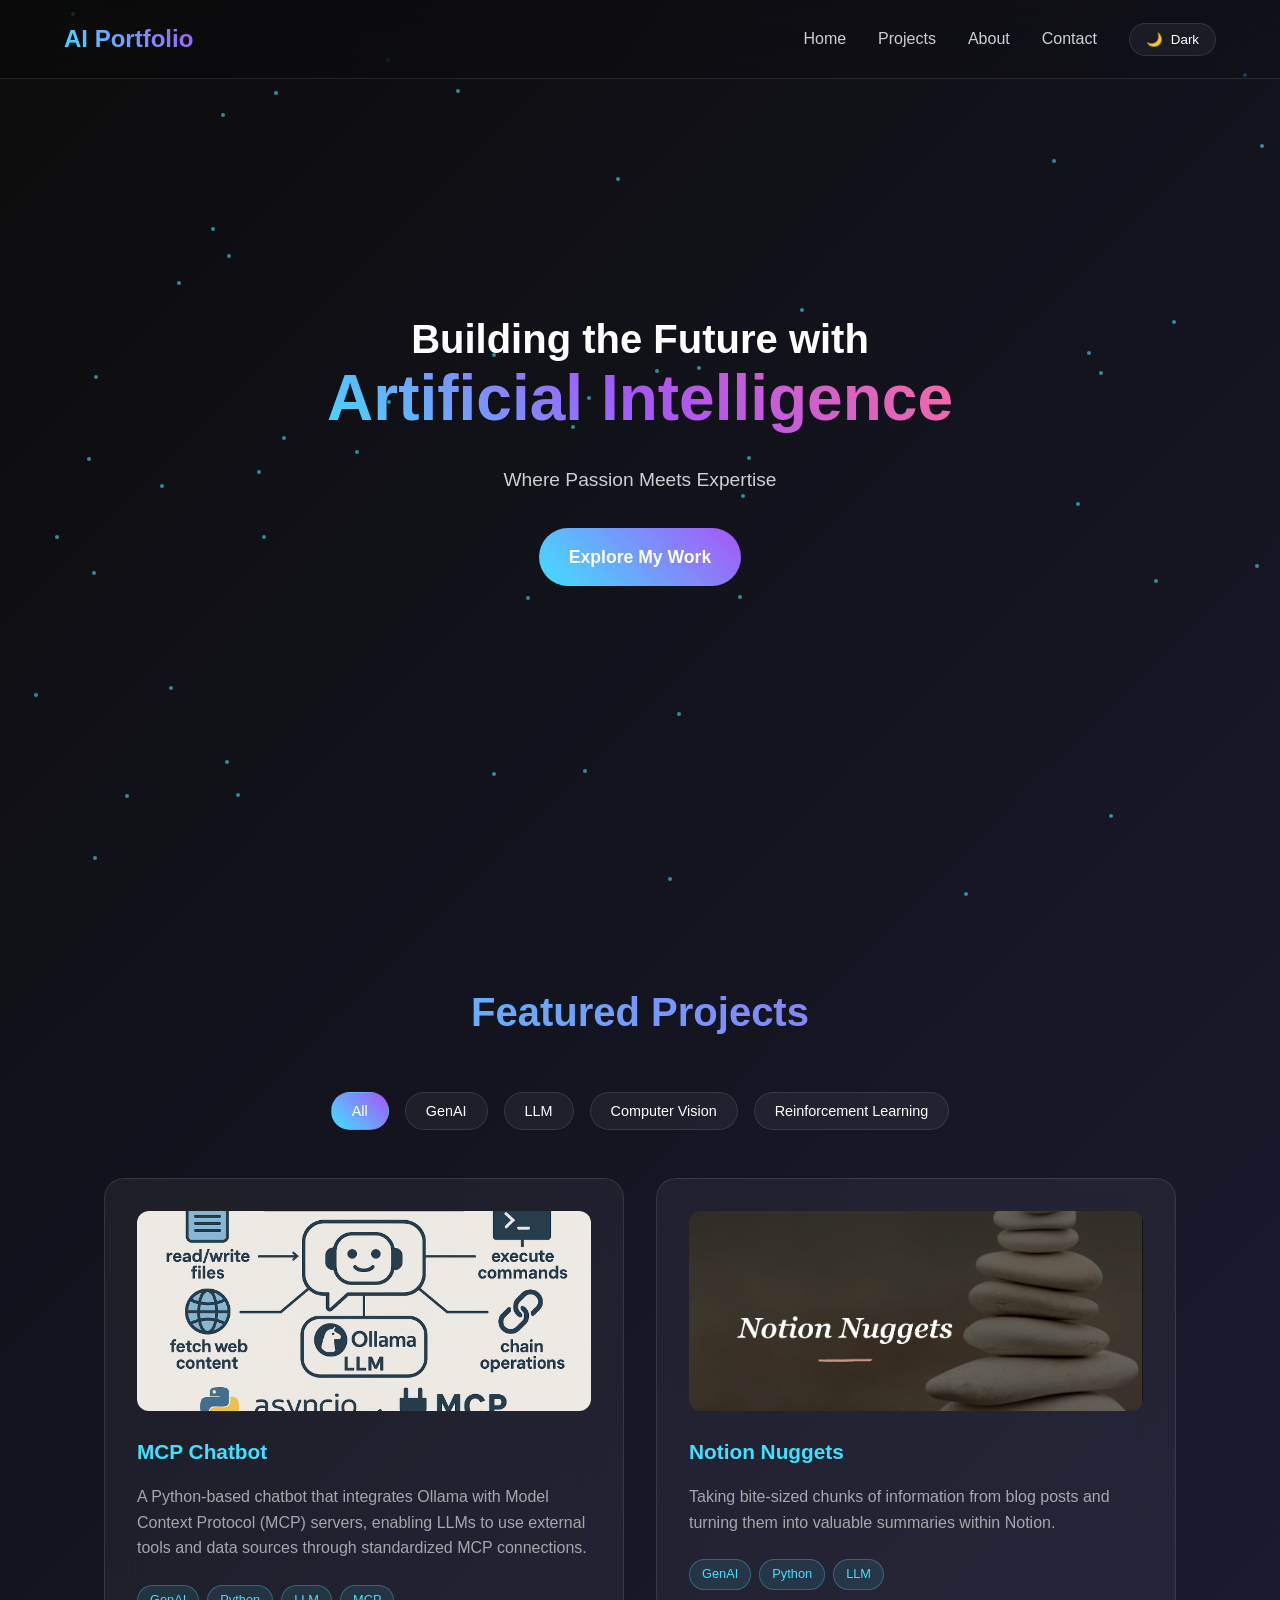
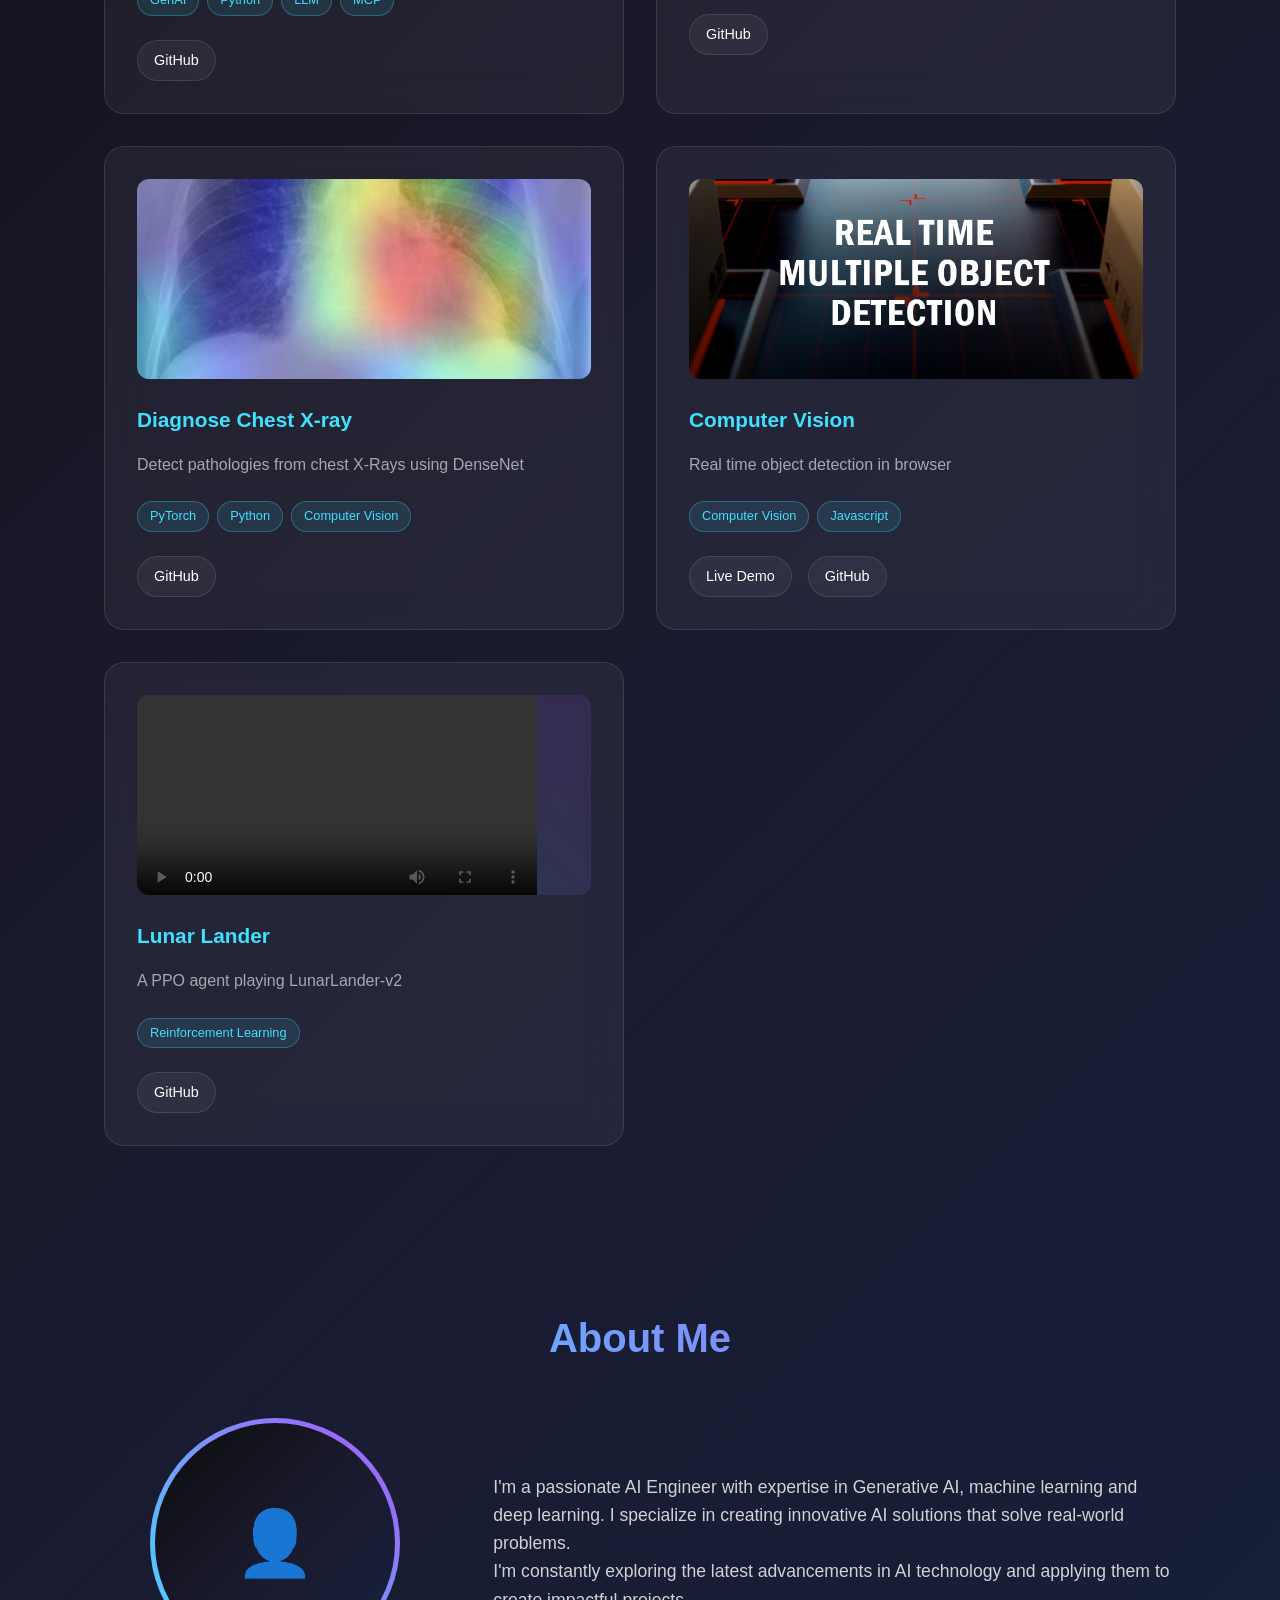
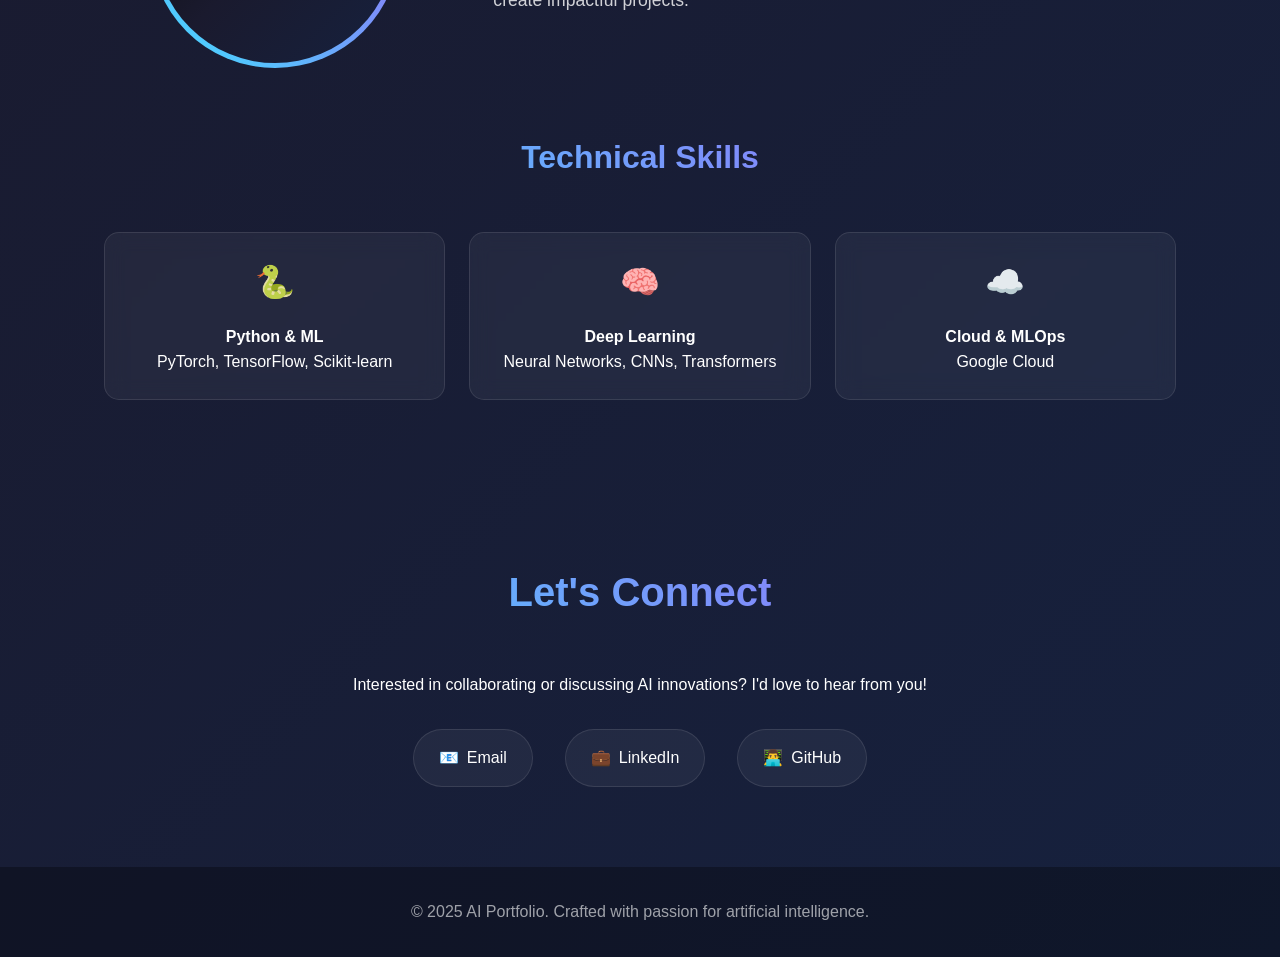
<file: index.html>
<!DOCTYPE html>
<html lang="en">
<head>
    <meta charset="UTF-8">
    <meta name="viewport" content="width=device-width, initial-scale=1.0">
    <title>Portfolio - Mithul</title>
    <style>
        * {
            margin: 0;
            padding: 0;
            box-sizing: border-box;
        }

        :root {
            /* Dark theme variables */
            --bg-gradient: linear-gradient(135deg, #0c0c0c 0%, #1a1a2e 50%, #16213e 100%);
            --text-primary: white;
            --text-secondary: rgba(255, 255, 255, 0.8);
            --text-muted: rgba(255, 255, 255, 0.6);
            --card-bg: rgba(255, 255, 255, 0.05);
            --card-border: rgba(255, 255, 255, 0.1);
            --card-hover-bg: rgba(255, 255, 255, 0.08);
            --header-bg: rgba(0, 0, 0, 0.1);
            --header-bg-scroll: rgba(0, 0, 0, 0.8);
            --footer-bg: rgba(0, 0, 0, 0.3);
            --particle-color: rgba(64, 224, 255, 0.6);

        }

        .light-theme {
            /* Light theme variables */
            --bg-gradient: linear-gradient(135deg, #f8fafc 0%, #e2e8f0 50%, #cbd5e1 100%);
            --text-primary: #1e293b;
            --text-secondary: #475569;
            --text-muted: #64748b;
            --card-bg: rgba(255, 255, 255, 0.8);
            --card-border: rgba(0, 0, 0, 0.1);
            --card-hover-bg: rgba(255, 255, 255, 0.95);
            --header-bg: rgba(255, 255, 255, 0.1);
            --header-bg-scroll: rgba(255, 255, 255, 0.95);
            --footer-bg: rgba(255, 255, 255, 0.5);
            --particle-color: rgba(64, 224, 255, 0.3);
        }

        body {
            font-family: 'Inter', -apple-system, BlinkMacSystemFont, 'Segoe UI', sans-serif;
            background: var(--bg-gradient);
            color: var(--text-primary);
            overflow-x: hidden;
            line-height: 1.6;
            transition: all 0.3s ease;
        }

        /* Animated background particles */
        .particles {
            position: fixed;
            top: 0;
            left: 0;
            width: 100%;
            height: 100%;
            pointer-events: none;
            z-index: -1;
        }

        .particle {
            position: absolute;
            width: 4px;
            height: 4px;
            background: var(--particle-color);
            border-radius: 50%;
            animation: float 6s ease-in-out infinite;
        }

        @keyframes float {
            0%, 100% { transform: translateY(0px) rotate(0deg); opacity: 0.4; }
            50% { transform: translateY(-20px) rotate(180deg); opacity: 1; }
        }

        /* Header */
        header {
            position: fixed;
            top: 0;
            width: 100%;
            padding: 20px 5%;
            background: var(--header-bg);
            backdrop-filter: blur(20px);
            border-bottom: 1px solid var(--card-border);
            z-index: 1000;
            transition: all 0.3s ease;
        }

        nav {
            display: flex;
            justify-content: space-between;
            align-items: center;
        }

        .logo {
            font-size: 1.5rem;
            font-weight: 700;
            background: linear-gradient(45deg, #40e0ff, #a855f7);
            -webkit-background-clip: text;
            -webkit-text-fill-color: transparent;
            background-clip: text;
        }

        .nav-links {
            display: flex;
            list-style: none;
            gap: 2rem;
            align-items: center;
        }

        .nav-links a {
            color: var(--text-secondary);
            text-decoration: none;
            transition: all 0.3s ease;
            position: relative;
        }

        .nav-links a:hover {
            color: #40e0ff;
            transform: translateY(-2px);
        }

        .nav-links a::after {
            content: '';
            position: absolute;
            bottom: -5px;
            left: 0;
            width: 0;
            height: 2px;
            background: linear-gradient(45deg, #40e0ff, #a855f7);
            transition: width 0.3s ease;
        }

        .nav-links a:hover::after {
            width: 100%;
        }

        /* Theme toggle */
        .theme-toggle {
            background: var(--card-bg);
            border: 1px solid var(--card-border);
            border-radius: 50px;
            padding: 8px 16px;
            color: var(--text-primary);
            cursor: pointer;
            transition: all 0.3s ease;
            display: flex;
            align-items: center;
            gap: 8px;
        }

        .theme-toggle:hover {
            background: var(--card-hover-bg);
            transform: translateY(-2px);
        }

        /* Hero Section */
        .hero {
            height: 100vh;
            display: flex;
            align-items: center;
            justify-content: center;
            text-align: center;
            position: relative;
        }

        .hero-content {
            max-width: 800px;
            padding: 0 2rem;
            animation: fadeInUp 1s ease-out;
        }

        .hero h1 {
            font-size: clamp(2.5rem, 8vw, 4rem);
            font-weight: 800;
            margin-bottom: 1rem;
            background: linear-gradient(45deg, #40e0ff, #a855f7, #ff6b9d);
            -webkit-background-clip: text;
            -webkit-text-fill-color: transparent;
            background-clip: text;
            animation: glow 2s ease-in-out infinite alternate;
        }

        @keyframes glow {
            from { text-shadow: 0 0 10px rgba(64, 224, 255, 0.5); }
            to { text-shadow: 0 0 20px rgba(168, 85, 247, 0.5); }
        }

        .hero h2 {
            font-size: 2.5rem;
            font-weight: 800;
            margin-bottom: -1.5rem;
            color: var(--text-primary);
        }

        .hero p {
            font-size: 1.2rem;
            margin-bottom: 2rem;
            color: var(--text-secondary);
        }

        .cta-button {
            display: inline-block;
            padding: 15px 30px;
            background: linear-gradient(45deg, #40e0ff, #a855f7);
            border: none;
            border-radius: 50px;
            color: white;
            font-size: 1.1rem;
            font-weight: 600;
            text-decoration: none;
            transition: all 0.3s ease;
            position: relative;
            overflow: hidden;
        }

        .cta-button:hover {
            transform: translateY(-3px);
            box-shadow: 0 10px 30px rgba(64, 224, 255, 0.4);
        }

        .cta-button::before {
            content: '';
            position: absolute;
            top: 0;
            left: -100%;
            width: 100%;
            height: 100%;
            background: linear-gradient(90deg, transparent, rgba(255, 255, 255, 0.2), transparent);
            transition: left 0.5s;
        }

        .cta-button:hover::before {
            left: 100%;
        }

        @keyframes fadeInUp {
            from {
                opacity: 0;
                transform: translateY(30px);
            }
            to {
                opacity: 1;
                transform: translateY(0);
            }
        }

        /* Section Styles */
        section {
            padding: 80px 5%;
            max-width: 1200px;
            margin: 0 auto;
        }

        .section-title {
            font-size: 2.5rem;
            margin-bottom: 3rem;
            text-align: center;
            background: linear-gradient(45deg, #40e0ff, #a855f7);
            -webkit-background-clip: text;
            -webkit-text-fill-color: transparent;
            background-clip: text;
        }

        /* Project Filters */
        .project-filters {
            display: flex;
            flex-wrap: wrap;
            justify-content: center;
            gap: 1rem;
            margin-bottom: 3rem;
        }

        .filter-btn {
            padding: 10px 20px;
            background: var(--card-bg);
            border: 1px solid var(--card-border);
            border-radius: 25px;
            color: var(--text-primary);
            cursor: pointer;
            transition: all 0.3s ease;
            font-size: 0.9rem;
            font-weight: 500;
        }

        .filter-btn:hover {
            background: var(--card-hover-bg);
            transform: translateY(-2px);
        }

        .filter-btn.active {
            background: linear-gradient(45deg, #40e0ff, #a855f7);
            color: white;
            border-color: transparent;
        }

        /* Projects Grid */
        .projects-grid {
            display: grid;
            grid-template-columns: repeat(auto-fit, minmax(350px, 1fr));
            gap: 2rem;
            margin-top: 2rem;
        }

        .project-card {
            background: var(--card-bg);
            backdrop-filter: blur(20px);
            border: 1px solid var(--card-border);
            border-radius: 20px;
            padding: 2rem;
            transition: all 0.3s ease;
            position: relative;
            overflow: hidden;
            display: block;
        }

        .project-card.hidden {
            display: none;
        }

        .project-card::before {
            content: '';
            position: absolute;
            top: 0;
            left: 0;
            right: 0;
            height: 1px;
            background: linear-gradient(90deg, transparent, #40e0ff, transparent);
            transform: translateX(-100%);
            transition: transform 0.5s ease;
        }

        .project-card:hover::before {
            transform: translateX(100%);
        }

        .project-card:hover {
            transform: translateY(-10px);
            box-shadow: 0 20px 40px rgba(64, 224, 255, 0.1);
            background: var(--card-hover-bg);
        }

        .project-thumbnail {
            width: 100%;
            height: 200px;
            border-radius: 12px;
            margin-bottom: 1.5rem;
            overflow: hidden;
            position: relative;
            background: linear-gradient(45deg, #40e0ff20, #a855f720);
        }

        .project-thumbnail img {
            width: 100%;
            height: 100%;
            object-fit: cover;
            transition: transform 0.3s ease;
        }

        .project-card:hover .project-thumbnail img {
            transform: scale(1.05);
        }

        .project-thumbnail-placeholder {
            width: 100%;
            height: 100%;
            display: flex;
            align-items: center;
            justify-content: center;
            font-size: 3rem;
            background: linear-gradient(45deg, #40e0ff, #a855f7);
            color: white;
        }

        .project-icon {
            width: 60px;
            height: 60px;
            background: linear-gradient(45deg, #40e0ff, #a855f7);
            border-radius: 15px;
            display: flex;
            align-items: center;
            justify-content: center;
            font-size: 1.5rem;
            margin-bottom: 1rem;
        }

        .project-card h3 {
            font-size: 1.3rem;
            margin-bottom: 1rem;
            color: #40e0ff;
        }

        .project-card p {
            color: var(--text-muted);
            margin-bottom: 1.5rem;
        }

        .tech-stack {
            display: flex;
            flex-wrap: wrap;
            gap: 0.5rem;
            margin-bottom: 1.5rem;
        }

        .tech-tag {
            background: rgba(64, 224, 255, 0.1);
            border: 1px solid rgba(64, 224, 255, 0.3);
            padding: 4px 12px;
            border-radius: 20px;
            font-size: 0.8rem;
            color: #40e0ff;
        }

        .project-links {
            display: flex;
            gap: 1rem;
        }

        .project-link {
            padding: 8px 16px;
            background: var(--card-bg);
            border: 1px solid var(--card-border);
            border-radius: 25px;
            color: var(--text-primary);
            text-decoration: none;
            font-size: 0.9rem;
            transition: all 0.3s ease;
        }

        .project-link:hover {
            background: rgba(64, 224, 255, 0.2);
            border-color: #40e0ff;
            transform: translateY(-2px);
        }

        /* About Section */
        .about-content {
            display: grid;
            grid-template-columns: 1fr 2fr;
            gap: 3rem;
            align-items: center;
        }

        .about-image {
            width: 250px;
            height: 250px;
            border-radius: 50%;
            background: linear-gradient(45deg, #40e0ff, #a855f7);
            display: flex;
            align-items: center;
            justify-content: center;
            font-size: 4rem;
            margin: 0 auto;
            position: relative;
            overflow: hidden;
        }

        .about-image::before {
            content: '';
            position: absolute;
            top: 50%;
            left: 50%;
            width: 240px;
            height: 240px;
            background: var(--bg-gradient);
            border-radius: 50%;
            transform: translate(-50%, -50%);
        }

        .about-image span {
            position: relative;
            z-index: 1;
        }

        .about-text {
            font-size: 1.1rem;
            color: var(--text-secondary);
        }

        /* Skills */
        .skills-grid {
            display: grid;
            grid-template-columns: repeat(auto-fit, minmax(200px, 1fr));
            gap: 1.5rem;
            margin-top: 2rem;
        }

        .skill-card {
            background: var(--card-bg);
            backdrop-filter: blur(10px);
            border: 1px solid var(--card-border);
            border-radius: 15px;
            padding: 1.5rem;
            text-align: center;
            transition: all 0.3s ease;
        }

        .skill-card:hover {
            transform: translateY(-5px);
            background: var(--card-hover-bg);
        }

        .skill-icon {
            font-size: 2rem;
            margin-bottom: 1rem;
        }

        /* Contact */
        .contact-content {
            text-align: center;
            max-width: 600px;
            margin: 0 auto;
        }

        .contact-links {
            display: flex;
            justify-content: center;
            gap: 2rem;
            margin-top: 2rem;
        }

        .contact-link {
            display: flex;
            align-items: center;
            gap: 0.5rem;
            padding: 15px 25px;
            background: var(--card-bg);
            border: 1px solid var(--card-border);
            border-radius: 50px;
            color: var(--text-primary);
            text-decoration: none;
            transition: all 0.3s ease;
        }

        .contact-link:hover {
            background: rgba(64, 224, 255, 0.1);
            border-color: #40e0ff;
            transform: translateY(-3px);
        }

        /* Footer */
        footer {
            text-align: center;
            padding: 2rem;
            background: var(--footer-bg);
            color: var(--text-muted);
        }

        /* Responsive */
        @media (max-width: 768px) {
            .nav-links {
                gap: 1rem;
            }
            
            .nav-links a {
                display: none;
            }
            
            .nav-links .theme-toggle {
                display: flex;
            }
            
            .about-content {
                grid-template-columns: 1fr;
                text-align: center;
            }
            
            .contact-links {
                flex-direction: column;
                align-items: center;
            }
            
            .projects-grid {
                grid-template-columns: 1fr;
            }

            .project-filters {
                gap: 0.5rem;
            }

            .filter-btn {
                padding: 8px 16px;
                font-size: 0.8rem;
            }
        }

        /* Scroll animations */
        .fade-in {
            opacity: 0;
            transform: translateY(30px);
            transition: all 0.6s ease;
        }

        .fade-in.visible {
            opacity: 1;
            transform: translateY(0);
        }
    </style>
</head>

<!-- Google tag (gtag.js) -->
<script async src="https://www.googletagmanager.com/gtag/js?id=G-YTM22WMKKH"></script>
<script>
  window.dataLayer = window.dataLayer || [];
  function gtag(){dataLayer.push(arguments);}
  gtag('js', new Date());

  gtag('config', 'G-YTM22WMKKH');
</script>

<body>
    <!-- Animated Background -->
    <div class="particles" id="particles"></div>

    <!-- Header -->
    <header>
        <nav>
            <div class="logo">AI Portfolio</div>
            <ul class="nav-links">
                <li><a href="#home">Home</a></li>
                <li><a href="#projects">Projects</a></li>
                <li><a href="#about">About</a></li>
                <li><a href="#contact">Contact</a></li>
                <li>
                    <button class="theme-toggle" onclick="toggleTheme()">
                        <span id="theme-icon">🌙</span>
                        <span id="theme-text">Dark</span>
                    </button>
                </li>
            </ul>
        </nav>
    </header>

    <!-- Hero Section -->
    <section id="home" class="hero">
        <div class="hero-content">
            <h2>Building the Future with</h2>
            <h1>Artificial Intelligence</h1>
            <p>Where Passion Meets Expertise</p>
            <a href="#projects" class="cta-button">Explore My Work</a>
        </div>
    </section>

    <!-- Projects Section -->
    <section id="projects">
        <h2 class="section-title fade-in">Featured Projects</h2>
        
        <!-- Project Filters -->
        <div class="project-filters fade-in">
            <button class="filter-btn active" data-filter="all">All</button>
            <button class="filter-btn" data-filter="genai">GenAI</button>
            <button class="filter-btn" data-filter="llm">LLM</button>
            <button class="filter-btn" data-filter="computer-vision">Computer Vision</button>
            <button class="filter-btn" data-filter="reinforcement-learning">Reinforcement Learning</button>
        </div>

        <div class="projects-grid">

            <div class="project-card fade-in" data-category="genai,llm">
                <div class="project-thumbnail">
                    <img src="./images/mcp_chatbot.png" alt="Project Thumbnail">
                    <!-- <div class="project-thumbnail-placeholder">🤖</div> -->
                </div>
                <h3>MCP Chatbot</h3>
                <p>A Python-based chatbot that integrates Ollama with Model Context Protocol (MCP) servers, enabling LLMs to use external tools and data sources through standardized MCP connections.</p>
                <div class="tech-stack">
                    <span class="tech-tag">GenAI</span>
                    <span class="tech-tag">Python</span>
                    <span class="tech-tag">LLM</span>
                    <span class="tech-tag">MCP</span>
                    <!-- <span class="tech-tag">React</span> -->
                </div>
                <div class="project-links">
                    <!-- <a href="#" class="project-link">Live Demo</a> -->
                    <a href="https://github.com/Mithul-Joseph/mcp_project/" class="project-link">GitHub</a>
                </div>
            </div>

            <div class="project-card fade-in" data-category="genai,llm">
                <div class="project-thumbnail">
                    <img src="./images/notion_nuggets.png" alt="Project Thumbnail">
                    <!-- <div class="project-thumbnail-placeholder">🤖</div> -->
                </div>
                <h3>Notion Nuggets</h3>
                <p>Taking bite-sized chunks of information from blog posts and turning them into valuable summaries within Notion.</p>
                <div class="tech-stack">
                    <span class="tech-tag">GenAI</span>
                    <span class="tech-tag">Python</span>
                    <span class="tech-tag">LLM</span>
                </div>
                <div class="project-links">
                    <a href="https://github.com/Mithul-Joseph/website_summary_notion/" class="project-link">GitHub</a>
                </div>
            </div>

            <div class="project-card fade-in" data-category="computer-vision">
                <div class="project-thumbnail">
                    <img src="./images/P1.jpg" alt="Project Thumbnail">
                </div>
                <h3>Diagnose Chest X-ray</h3>
                <p>Detect pathologies from chest X-Rays using DenseNet</p>
                <div class="tech-stack">
                    <span class="tech-tag">PyTorch</span>
                    <span class="tech-tag">Python</span>
                    <span class="tech-tag">Computer Vision</span>
                </div>
                <div class="project-links">
                    <a href="https://github.com/Mithul-Joseph/Pathology-Detection.git" class="project-link">GitHub</a>
                </div>
            </div>

            <div class="project-card fade-in" data-category="computer-vision">
                <div class="project-thumbnail">
                    <img src="./images/Object_Detection.png" alt="Project Thumbnail">
                </div>
                <h3>Computer Vision</h3>
                <p>Real time object detection in browser</p>
                <div class="tech-stack">
                    <span class="tech-tag">Computer Vision</span>
                    <span class="tech-tag">Javascript</span>
                </div>
                <div class="project-links">
                    <a href="https://mithul-joseph.github.io/Object_Detection.github.io/" class="project-link">Live Demo</a>
                    <a href="https://github.com/Mithul-Joseph/Object_Detection.github.io" class="project-link">GitHub</a>
                </div>
            </div>

            <div class="project-card fade-in" data-category="reinforcement-learning">
                <div class="project-thumbnail">
                    <video width="400" height="230" controls alt="Reinforcement Learning Project">
                        <source src="./images/lunar_lander.mp4" type="video/mp4">>
                    </video>
                    <!-- <div class="project-thumbnail-placeholder">📊</div> -->
                </div>
                <h3>Lunar Lander</h3>
                <p>A PPO agent playing LunarLander-v2</p>
                <div class="tech-stack">
                    <span class="tech-tag">Reinforcement Learning</span>
                </div>
                <div class="project-links">
                    <a href="https://huggingface.co/Mithul/unit1-ppo-LunarLander-v2" class="project-link">GitHub</a>
                </div>
            </div>
        </div>
    </section>

    <!-- About Section -->
    <section id="about">
        <h2 class="section-title fade-in">About Me</h2>
        <div class="about-content fade-in">
            <div class="about-image">
                <span>👤</span>
            </div>
            <div class="about-text">
                <p>I'm a passionate AI Engineer with expertise in Generative AI, machine learning and deep learning. I specialize in creating innovative AI solutions that solve real-world problems.</p>
                <p>I'm constantly exploring the latest advancements in AI technology and applying them to create impactful projects.</p>
            </div>
        </div>

        <h3 class="section-title" style="font-size: 2rem; margin-top: 4rem;">Technical Skills</h3>
        <div class="skills-grid fade-in">
            <div class="skill-card">
                <div class="skill-icon">🐍</div>
                <h4>Python & ML</h4>
                <p>PyTorch, TensorFlow, Scikit-learn</p>
            </div>
            <div class="skill-card">
                <div class="skill-icon">🧠</div>
                <h4>Deep Learning</h4>
                <p>Neural Networks, CNNs, Transformers</p>
            </div>

            <div class="skill-card">
                <div class="skill-icon">☁️</div>
                <h4>Cloud & MLOps</h4>
                <p>Google Cloud</p>
            </div>
        </div>
    </section>

    <!-- Contact Section -->
    <section id="contact">
        <h2 class="section-title fade-in">Let's Connect</h2>
        <div class="contact-content fade-in">
            <p>Interested in collaborating or discussing AI innovations? I'd love to hear from you!</p>
            <div class="contact-links">
                <a href="mailto:mjparackal@gmail.com" class="contact-link">
                    <span>📧</span> Email
                </a>
                <a href="https://www.linkedin.com/in/mithul-joseph" class="contact-link">
                    <span>💼</span> LinkedIn
                </a>
                <a href="https://github.com/Mithul-Joseph" class="contact-link">
                    <span>👨‍💻</span> GitHub
                </a>
            </div>
        </div>
    </section>

    <!-- Footer -->
    <footer>
        <p>&copy; 2025 AI Portfolio. Crafted with passion for artificial intelligence.</p>
    </footer>

    <script>
        // Theme toggle functionality
        function toggleTheme() {
            const body = document.body;
            const themeIcon = document.getElementById('theme-icon');
            const themeText = document.getElementById('theme-text');
            
            body.classList.toggle('light-theme');
            
            if (body.classList.contains('light-theme')) {
                themeIcon.textContent = '☀️';
                themeText.textContent = 'Light';
            } else {
                themeIcon.textContent = '🌙';
                themeText.textContent = 'Dark';
            }
        }

        // Project filtering functionality
        function initializeFilters() {
            const filterBtns = document.querySelectorAll('.filter-btn');
            const projectCards = document.querySelectorAll('.project-card');

            filterBtns.forEach(btn => {
                btn.addEventListener('click', () => {
                    // Remove active class from all buttons
                    filterBtns.forEach(b => b.classList.remove('active'));
                    // Add active class to clicked button
                    btn.classList.add('active');

                    const filter = btn.getAttribute('data-filter');

                    projectCards.forEach(card => {
                        if (filter === 'all') {
                            card.classList.remove('hidden');
                        } else {
                            const categories = card.getAttribute('data-category').split(',');
                            if (categories.includes(filter)) {
                                card.classList.remove('hidden');
                            } else {
                                card.classList.add('hidden');
                            }
                        }
                    });
                });
            });
        }

        // Create animated background particles
        function createParticles() {
            const particlesContainer = document.getElementById('particles');
            const particleCount = 50;

            for (let i = 0; i < particleCount; i++) {
                const particle = document.createElement('div');
                particle.className = 'particle';
                particle.style.left = Math.random() * 100 + '%';
                particle.style.top = Math.random() * 100 + '%';
                particle.style.animationDelay = Math.random() * 6 + 's';
                particle.style.animationDuration = (Math.random() * 3 + 3) + 's';
                particlesContainer.appendChild(particle);
            }
        }

        // Smooth scrolling for navigation links
        document.querySelectorAll('a[href^="#"]').forEach(anchor => {
            anchor.addEventListener('click', function (e) {
                e.preventDefault();
                const target = document.querySelector(this.getAttribute('href'));
                if (target) {
                    target.scrollIntoView({
                        behavior: 'smooth',
                        block: 'start'
                    });
                }
            });
        });

        // Intersection Observer for fade-in animations
        const observerOptions = {
            threshold: 0.1,
            rootMargin: '0px 0px -50px 0px'
        };

        const observer = new IntersectionObserver((entries) => {
            entries.forEach(entry => {
                if (entry.isIntersecting) {
                    entry.target.classList.add('visible');
                }
            });
        }, observerOptions);

        // Observe all elements with fade-in class
        document.querySelectorAll('.fade-in').forEach(el => {
            observer.observe(el);
        });

        // Header background on scroll
        window.addEventListener('scroll', () => {
            const header = document.querySelector('header');
            const isLightTheme = document.body.classList.contains('light-theme');
            
            if (window.scrollY > 100) {
                header.style.background = isLightTheme ? 
                    'rgba(255, 255, 255, 0.95)' : 
                    'rgba(0, 0, 0, 0.8)';
            } else {
                header.style.background = isLightTheme ? 
                    'rgba(255, 255, 255, 0.1)' : 
                    'rgba(0, 0, 0, 0.1)';
            }
        });

        // Initialize everything when page loads
        document.addEventListener('DOMContentLoaded', () => {
            createParticles();
            initializeFilters();
        });

        // Add some interactive project card animations
        document.querySelectorAll('.project-card').forEach(card => {
            card.addEventListener('mouseenter', function() {
                this.style.transform = 'translateY(-10px) scale(1.02)';
            });
            
            card.addEventListener('mouseleave', function() {
                this.style.transform = 'translateY(0) scale(1)';
            });
        });

        // Add thumbnail functionality (for when real images are added)
        function addProjectThumbnail(cardSelector, imageUrl) {
            const card = document.querySelector(cardSelector);
            if (card) {
                const thumbnail = card.querySelector('.project-thumbnail-placeholder');
                if (thumbnail && imageUrl) {
                    thumbnail.innerHTML = `<img src="${imageUrl}" alt="Project thumbnail">`;
                }
            }
        }

    </script>
</body>
</html>
</file>
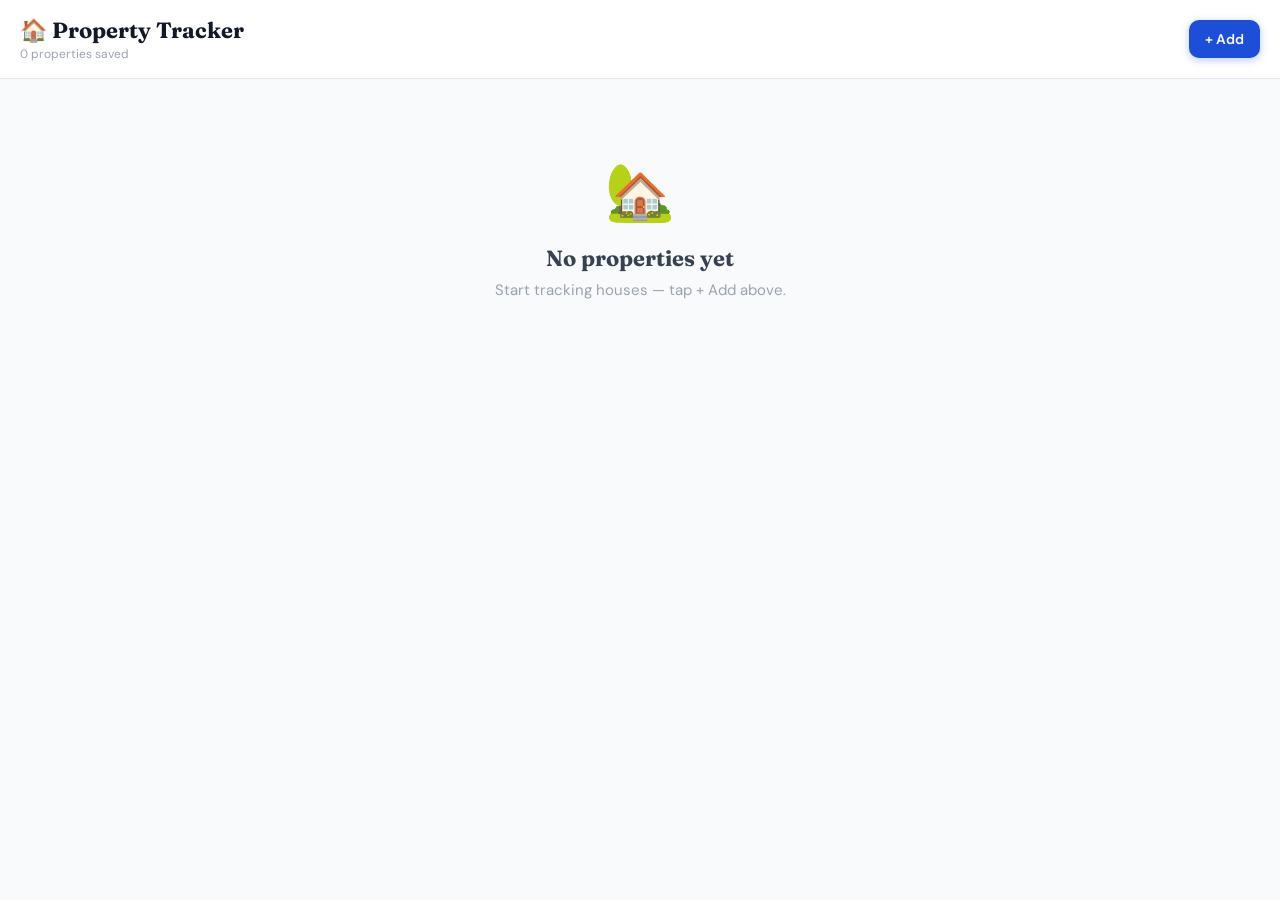
<file: property-tracker/index.html>
<!DOCTYPE html>
<html lang="en">
<head>
  <meta charset="UTF-8" />
  <meta name="viewport" content="width=device-width, initial-scale=1.0, viewport-fit=cover" />
  <title>Property Tracker</title>

  <!-- PWA Meta -->
  <meta name="theme-color" content="#1d4ed8" />
  <meta name="apple-mobile-web-app-capable" content="yes" />
  <meta name="apple-mobile-web-app-status-bar-style" content="default" />
  <meta name="apple-mobile-web-app-title" content="Properties" />
  <meta name="mobile-web-app-capable" content="yes" />

  <!-- PWA Icons (inline SVG as data URIs) -->
  <link rel="apple-touch-icon" href="data:image/svg+xml,<svg xmlns='http://www.w3.org/2000/svg' viewBox='0 0 100 100'><rect width='100' height='100' rx='22' fill='%231d4ed8'/><text y='.9em' font-size='70' x='12'>🏠</text></svg>" />

  <!-- Inline Manifest -->
  <script>
    const manifestData = {
      name: "Property Tracker",
      short_name: "Properties",
      description: "Track houses from Rightmove",
      start_url: "./",
      display: "standalone",
      background_color: "#f8fafc",
      theme_color: "#1d4ed8",
      icons: [
        { src: "data:image/svg+xml,<svg xmlns='http://www.w3.org/2000/svg' viewBox='0 0 100 100'><rect width='100' height='100' rx='22' fill='%231d4ed8'/><text y='.9em' font-size='70' x='12'>🏠</text></svg>", sizes: "192x192", type: "image/svg+xml" }
      ]
    };
    const blob = new Blob([JSON.stringify(manifestData)], { type: "application/json" });
    const manifestURL = URL.createObjectURL(blob);
    document.write(`<link rel="manifest" href="${manifestURL}" />`);
  </script>

  <link href="https://fonts.googleapis.com/css2?family=Fraunces:wght@600;700&family=DM+Sans:wght@400;500;600&family=DM+Mono:wght@400;600&display=swap" rel="stylesheet" />

  <style>
    *, *::before, *::after { box-sizing: border-box; margin: 0; padding: 0; }
    html { -webkit-text-size-adjust: 100%; }
    body {
      font-family: 'DM Sans', sans-serif;
      background: #f8fafc;
      min-height: 100vh;
      min-height: -webkit-fill-available;
      color: #111827;
      -webkit-font-smoothing: antialiased;
    }

    /* Safe area for notched phones */
    .safe-top { padding-top: env(safe-area-inset-top); }
    .safe-bottom { padding-bottom: env(safe-area-inset-bottom); }

    button { font-family: 'DM Sans', sans-serif; }
    input, select, textarea { font-family: 'DM Sans', sans-serif; }

    /* Header */
    #header {
      background: #fff;
      border-bottom: 1px solid #e5e7eb;
      padding: 16px 20px;
      padding-top: calc(16px + env(safe-area-inset-top));
      display: flex;
      justify-content: space-between;
      align-items: center;
      position: sticky;
      top: 0;
      z-index: 100;
    }
    #header h1 { font-family: 'Fraunces', serif; font-size: 22px; font-weight: 700; color: #111827; }
    #header p { font-size: 12px; color: #9ca3af; margin-top: 2px; }
    #add-btn {
      background: #1d4ed8; color: #fff; border: none; border-radius: 10px;
      padding: 10px 16px; font-size: 14px; font-weight: 600; cursor: pointer;
      box-shadow: 0 2px 8px rgba(29,78,216,0.3); white-space: nowrap;
      -webkit-tap-highlight-color: transparent;
    }

    /* Filter bar */
    #filter-bar {
      background: #fff;
      border-bottom: 1px solid #f1f5f9;
      padding: 10px 16px;
      display: flex;
      gap: 8px;
      overflow-x: auto;
      -webkit-overflow-scrolling: touch;
      scrollbar-width: none;
    }
    #filter-bar::-webkit-scrollbar { display: none; }
    .filter-btn {
      padding: 5px 14px; border-radius: 20px; border: 1px solid #e5e7eb;
      background: #fff; color: #6b7280; font-size: 12px; font-weight: 600;
      cursor: pointer; white-space: nowrap; font-family: 'DM Mono', monospace;
      -webkit-tap-highlight-color: transparent; transition: all 0.15s;
    }
    .filter-btn.active { border-width: 2px; }

    /* Main */
    #main { max-width: 680px; margin: 0 auto; padding: 16px 16px 100px; }

    /* Search row */
    #search-row { display: flex; gap: 8px; margin-bottom: 16px; }
    #search-input {
      flex: 1; padding: 10px 14px; border: 1px solid #e5e7eb; border-radius: 10px;
      font-size: 15px; background: #fff; outline: none; color: #111827;
      -webkit-appearance: none;
    }
    #sort-select {
      padding: 10px 10px; border: 1px solid #e5e7eb; border-radius: 10px;
      font-size: 13px; font-family: 'DM Mono', monospace; background: #fff;
      cursor: pointer; color: #374151; -webkit-appearance: none; appearance: none;
      background-image: url("data:image/svg+xml,%3Csvg xmlns='http://www.w3.org/2000/svg' width='12' height='8' viewBox='0 0 12 8'%3E%3Cpath d='M1 1l5 5 5-5' stroke='%236b7280' stroke-width='1.5' fill='none' stroke-linecap='round'/%3E%3C/svg%3E");
      background-repeat: no-repeat; background-position: right 10px center;
      padding-right: 28px;
    }

    /* Cards */
    .card {
      background: #fff; border: 1px solid #e5e7eb; border-radius: 14px;
      padding: 16px; margin-bottom: 10px; transition: box-shadow 0.2s;
    }
    .card:active { box-shadow: 0 4px 20px rgba(0,0,0,0.10); }
    .card-top { display: flex; justify-content: space-between; align-items: flex-start; gap: 10px; }
    .card-left { flex: 1; min-width: 0; }
    .card-meta { display: flex; align-items: center; gap: 8px; flex-wrap: wrap; margin-bottom: 5px; }
    .card-address {
      font-family: 'Fraunces', serif; font-size: 16px; font-weight: 600; color: #111827;
      margin-bottom: 3px; overflow: hidden; text-overflow: ellipsis; white-space: nowrap;
    }
    .card-price { font-size: 19px; font-weight: 700; color: #1d4ed8; font-family: 'DM Mono', monospace; }
    .card-right { display: flex; flex-direction: column; align-items: flex-end; gap: 8px; flex-shrink: 0; }
    .card-actions { display: flex; gap: 5px; }
    .btn-sm {
      font-size: 11px; border-radius: 6px; padding: 4px 9px; cursor: pointer;
      border: 1px solid #e5e7eb; background: #f3f4f6; color: #374151;
      -webkit-tap-highlight-color: transparent;
    }
    .btn-del { background: #fee2e2; border-color: #fecaca; color: #dc2626; }

    /* Status badge */
    .badge {
      border-radius: 20px; padding: 3px 10px; font-size: 11px; font-weight: 600;
      font-family: 'DM Mono', monospace; display: inline-flex; align-items: center;
      gap: 4px; white-space: nowrap; border: 1px solid transparent;
    }

    /* Stars */
    .stars { display: flex; gap: 2px; }
    .star { font-size: 16px; background: none; border: none; padding: 0; cursor: default; line-height: 1; }
    .star.interactive { cursor: pointer; font-size: 28px; }

    /* Notes toggle */
    .notes-toggle {
      background: none; border: none; cursor: pointer; font-size: 12px; color: #6b7280;
      padding: 6px 0 0; display: flex; align-items: center; gap: 4px;
      -webkit-tap-highlight-color: transparent;
    }
    .notes-body {
      margin-top: 8px; font-size: 13.5px; color: #374151; line-height: 1.6;
      background: #f9fafb; border-radius: 8px; padding: 10px 14px;
      border-left: 3px solid #e5e7eb;
    }

    /* Rightmove link */
    .rm-link {
      font-size: 11px; color: #3b82f6; text-decoration: none;
      border: 1px solid #bfdbfe; border-radius: 6px; padding: 4px 9px;
      font-family: 'DM Mono', monospace; white-space: nowrap;
    }

    /* Empty state */
    #empty { text-align: center; padding: 60px 20px; }
    #empty .emoji { font-size: 56px; margin-bottom: 16px; }
    #empty h2 { font-family: 'Fraunces', serif; font-size: 22px; color: #374151; margin-bottom: 8px; }
    #empty p { color: #9ca3af; font-size: 15px; }

    /* Overlay */
    .overlay {
      position: fixed; inset: 0; background: rgba(0,0,0,0.5); z-index: 500;
      display: flex; align-items: flex-end; justify-content: center;
      padding: 0; animation: fadeIn 0.15s ease;
    }
    @media (min-width: 600px) {
      .overlay { align-items: center; padding: 20px; }
    }
    @keyframes fadeIn { from { opacity: 0; } to { opacity: 1; } }

    /* Sheet / modal */
    .sheet {
      background: #fff; width: 100%; max-width: 560px;
      border-radius: 20px 20px 0 0; padding: 20px 20px 0;
      padding-bottom: env(safe-area-inset-bottom);
      max-height: 92vh; overflow-y: auto; -webkit-overflow-scrolling: touch;
      animation: slideUp 0.2s ease;
    }
    @media (min-width: 600px) {
      .sheet { border-radius: 18px; max-height: 88vh; }
    }
    @keyframes slideUp { from { transform: translateY(40px); opacity: 0; } to { transform: translateY(0); opacity: 1; } }
    .sheet-handle {
      width: 36px; height: 4px; background: #e5e7eb; border-radius: 99px;
      margin: 0 auto 16px; display: block;
    }
    @media (min-width: 600px) { .sheet-handle { display: none; } }
    .sheet-header {
      display: flex; justify-content: space-between; align-items: center; margin-bottom: 20px;
    }
    .sheet-title { font-family: 'Fraunces', serif; font-size: 20px; color: #111827; }
    .sheet-close {
      background: none; border: none; font-size: 22px; cursor: pointer; color: #9ca3af;
      -webkit-tap-highlight-color: transparent; padding: 4px;
    }

    /* Form */
    .form-group { margin-bottom: 14px; }
    .form-label {
      display: block; font-size: 11px; font-weight: 600; color: #6b7280;
      font-family: 'DM Mono', monospace; letter-spacing: 0.05em;
      text-transform: uppercase; margin-bottom: 5px;
    }
    .form-input {
      width: 100%; padding: 11px 13px; border: 1px solid #e5e7eb; border-radius: 9px;
      font-size: 15px; color: #111827; background: #fafafa; outline: none;
      -webkit-appearance: none; transition: border-color 0.15s;
    }
    .form-input:focus { border-color: #93c5fd; background: #fff; }
    .form-row { display: grid; grid-template-columns: 1fr 1fr; gap: 10px; }
    .form-textarea { min-height: 80px; resize: vertical; }
    .form-actions {
      display: flex; gap: 10px; justify-content: flex-end;
      padding: 16px 0 20px;
      position: sticky; bottom: 0; background: #fff;
      border-top: 1px solid #f1f5f9; margin-top: 4px;
    }
    .btn-cancel {
      padding: 11px 20px; border: 1px solid #e5e7eb; border-radius: 9px;
      background: #f9fafb; cursor: pointer; font-size: 14px; color: #374151;
      -webkit-tap-highlight-color: transparent;
    }
    .btn-save {
      padding: 11px 24px; border: none; border-radius: 9px;
      background: #1d4ed8; color: #fff; cursor: pointer; font-size: 14px;
      font-weight: 600; -webkit-tap-highlight-color: transparent;
    }

    /* Confirm delete */
    .confirm-sheet {
      background: #fff; width: 100%; max-width: 400px;
      border-radius: 20px 20px 0 0; padding: 28px 24px;
      padding-bottom: calc(28px + env(safe-area-inset-bottom));
      text-align: center; animation: slideUp 0.2s ease;
    }
    @media (min-width: 600px) {
      .confirm-sheet { border-radius: 16px; padding-bottom: 28px; }
    }
    .confirm-sheet .emoji { font-size: 40px; margin-bottom: 12px; }
    .confirm-sheet h3 { font-family: 'Fraunces', serif; font-size: 20px; color: #111827; margin-bottom: 8px; }
    .confirm-sheet p { font-size: 14px; color: #6b7280; line-height: 1.6; margin-bottom: 22px; }
    .confirm-btns { display: flex; gap: 10px; justify-content: center; }
    .btn-keep { padding: 11px 22px; border: 1px solid #e5e7eb; border-radius: 9px; background: #f9fafb; cursor: pointer; font-size: 14px; color: #374151; }
    .btn-remove { padding: 11px 22px; border: none; border-radius: 9px; background: #ef4444; color: #fff; cursor: pointer; font-size: 14px; font-weight: 600; }

    /* Toast */
    #toast {
      position: fixed; bottom: calc(20px + env(safe-area-inset-bottom)); left: 50%;
      transform: translateX(-50%) translateY(80px); background: #1f2937; color: #fff;
      padding: 10px 20px; border-radius: 99px; font-size: 13px; font-weight: 500;
      z-index: 9999; transition: transform 0.25s ease, opacity 0.25s ease; opacity: 0;
      white-space: nowrap;
    }
    #toast.show { transform: translateX(-50%) translateY(0); opacity: 1; }

    .count-label { font-size: 12px; color: #9ca3af; margin-bottom: 12px; font-family: 'DM Mono', monospace; }
    .no-match { text-align: center; padding: 40px; color: #9ca3af; }
  </style>
</head>
<body>

<!-- Header -->
<div id="header" class="safe-top">
  <div>
    <h1>🏠 Property Tracker</h1>
    <p id="prop-count">0 properties saved</p>
  </div>
  <button id="add-btn" onclick="openForm(null)">+ Add</button>
</div>

<!-- Filter bar -->
<div id="filter-bar"></div>

<!-- Main content -->
<div id="main">
  <div id="search-row" style="display:none">
    <input id="search-input" type="search" placeholder="🔍 Search address or notes..." oninput="render()" />
    <select id="sort-select" onchange="render()">
      <option value="newest">Newest</option>
      <option value="oldest">Oldest</option>
      <option value="price-asc">£ Low→High</option>
      <option value="price-desc">£ High→Low</option>
      <option value="rating">Top rated</option>
    </select>
  </div>
  <div id="count-label" class="count-label" style="display:none"></div>
  <div id="cards"></div>
</div>

<!-- Form sheet overlay -->
<div id="form-overlay" class="overlay" style="display:none" onclick="handleOverlayClick(event,'form-overlay')">
  <div class="sheet" onclick="event.stopPropagation()">
    <span class="sheet-handle"></span>
    <div class="sheet-header">
      <span class="sheet-title" id="form-title">Add Property</span>
      <button class="sheet-close" onclick="closeForm()">✕</button>
    </div>
    <div class="form-group">
      <label class="form-label">Rightmove URL</label>
      <input class="form-input" id="f-url" type="url" placeholder="https://www.rightmove.co.uk/properties/..." />
    </div>
    <div class="form-group">
      <label class="form-label">Address *</label>
      <input class="form-input" id="f-address" type="text" placeholder="e.g. 14 Oak Street, Manchester, M1 2AB" />
    </div>
    <div class="form-row">
      <div class="form-group">
        <label class="form-label">Price (£)</label>
        <input class="form-input" id="f-price" type="number" placeholder="350000" />
      </div>
      <div class="form-group">
        <label class="form-label">Bedrooms</label>
        <input class="form-input" id="f-bedrooms" type="number" placeholder="3" />
      </div>
    </div>
    <div class="form-row">
      <div class="form-group">
        <label class="form-label">Status</label>
        <select class="form-input" id="f-status">
          <option value="liked">♥ Liked</option>
          <option value="called">✆ Called</option>
          <option value="viewed">◉ Viewed</option>
          <option value="offer-made">✎ Offer Made</option>
          <option value="rejected">✕ Rejected</option>
        </select>
      </div>
      <div class="form-group">
        <label class="form-label">Date Viewed</label>
        <input class="form-input" id="f-date" type="date" />
      </div>
    </div>
    <div class="form-group">
      <label class="form-label">Rating</label>
      <div id="f-stars" class="stars" style="margin-top:4px"></div>
    </div>
    <div class="form-group">
      <label class="form-label">Notes</label>
      <textarea class="form-input form-textarea" id="f-notes" placeholder="E.g. Great garden, noisy road, needs new kitchen..."></textarea>
    </div>
    <div class="form-actions">
      <button class="btn-cancel" onclick="closeForm()">Cancel</button>
      <button class="btn-save" onclick="saveProperty()">Save Property</button>
    </div>
  </div>
</div>

<!-- Delete confirm overlay -->
<div id="del-overlay" class="overlay" style="display:none" onclick="handleOverlayClick(event,'del-overlay')">
  <div class="confirm-sheet" onclick="event.stopPropagation()">
    <span class="sheet-handle"></span>
    <div class="emoji">🗑️</div>
    <h3>Remove property?</h3>
    <p><strong id="del-address" style="color:#374151"></strong> will be permanently removed from your tracker.</p>
    <div class="confirm-btns">
      <button class="btn-keep" onclick="closeDel()">Keep it</button>
      <button class="btn-remove" onclick="confirmDelete()">Yes, remove</button>
    </div>
  </div>
</div>

<!-- Toast -->
<div id="toast"></div>

<script>
  const STORAGE_KEY = 'rightmove-properties-pwa';

  const STATUS = {
    liked:       { label: 'Liked',       color: '#f59e0b', bg: '#fef3c7', icon: '♥' },
    called:      { label: 'Called',      color: '#3b82f6', bg: '#dbeafe', icon: '✆' },
    viewed:      { label: 'Viewed',      color: '#8b5cf6', bg: '#ede9fe', icon: '◉' },
    'offer-made':{ label: 'Offer Made',  color: '#10b981', bg: '#d1fae5', icon: '✎' },
    rejected:    { label: 'Rejected',    color: '#ef4444', bg: '#fee2e2', icon: '✕' },
  };

  let properties = [];
  let filterStatus = 'all';
  let editingId = null;
  let pendingDeleteId = null;
  let formRating = 3;

  // --- Storage ---
  function load() {
    try {
      const raw = localStorage.getItem(STORAGE_KEY);
      if (raw) properties = JSON.parse(raw);
    } catch(e) { properties = []; }
  }
  function save() {
    localStorage.setItem(STORAGE_KEY, JSON.stringify(properties));
  }

  // --- Toast ---
  function toast(msg) {
    const t = document.getElementById('toast');
    t.textContent = msg;
    t.classList.add('show');
    setTimeout(() => t.classList.remove('show'), 2200);
  }

  // --- Filter bar ---
  function renderFilterBar() {
    const bar = document.getElementById('filter-bar');
    const counts = {};
    Object.keys(STATUS).forEach(k => counts[k] = properties.filter(p => p.status === k).length);
    const totalVisible = Object.values(counts).some(c => c > 0);
    bar.style.display = totalVisible ? 'flex' : 'none';

    let html = `<button class="filter-btn ${filterStatus==='all'?'active':''}"
      style="${filterStatus==='all'?'border-color:#1d4ed8;color:#1d4ed8;background:#eff6ff':''}"
      onclick="setFilter('all')">All (${properties.length})</button>`;

    Object.entries(STATUS).forEach(([k, v]) => {
      if (!counts[k]) return;
      const active = filterStatus === k;
      html += `<button class="filter-btn ${active?'active':''}"
        style="${active?`border-color:${v.color};color:${v.color};background:${v.bg}`:'color:#6b7280'}"
        onclick="setFilter('${k}')">${v.icon} ${v.label} (${counts[k]})</button>`;
    });
    bar.innerHTML = html;
  }

  function setFilter(status) {
    filterStatus = status;
    render();
  }

  // --- Star rating (form) ---
  function renderFormStars() {
    const container = document.getElementById('f-stars');
    let html = '';
    for (let i = 1; i <= 5; i++) {
      html += `<button type="button" class="star interactive" onclick="setRating(${i})"
        style="color:${i<=formRating?'#f59e0b':'#d1d5db'}"
        aria-label="${i} star">★</button>`;
    }
    container.innerHTML = html;
  }

  function setRating(n) {
    formRating = n;
    renderFormStars();
  }

  // --- Main render ---
  function render() {
    const search = document.getElementById('search-input').value.toLowerCase();
    const sort = document.getElementById('sort-select').value;

    const filtered = properties
      .filter(p => filterStatus === 'all' || p.status === filterStatus)
      .filter(p => !search || (p.address||'').toLowerCase().includes(search) || (p.notes||'').toLowerCase().includes(search))
      .sort((a, b) => {
        if (sort === 'newest') return b.createdAt - a.createdAt;
        if (sort === 'oldest') return a.createdAt - b.createdAt;
        if (sort === 'price-asc') return (parseInt(a.price)||0) - (parseInt(b.price)||0);
        if (sort === 'price-desc') return (parseInt(b.price)||0) - (parseInt(a.price)||0);
        if (sort === 'rating') return b.rating - a.rating;
        return 0;
      });

    // Update count text
    document.getElementById('prop-count').textContent =
      `${properties.length} ${properties.length === 1 ? 'property' : 'properties'} saved`;

    // Show/hide search row
    document.getElementById('search-row').style.display = properties.length ? 'flex' : 'none';

    // Count label
    const cl = document.getElementById('count-label');
    if (properties.length > 0 && filtered.length !== properties.length) {
      cl.style.display = 'block';
      cl.textContent = `Showing ${filtered.length} of ${properties.length}`;
    } else {
      cl.style.display = 'none';
    }

    renderFilterBar();

    const container = document.getElementById('cards');

    if (properties.length === 0) {
      container.innerHTML = `
        <div id="empty">
          <div class="emoji">🏡</div>
          <h2>No properties yet</h2>
          <p>Start tracking houses — tap + Add above.</p>
        </div>`;
      return;
    }

    if (filtered.length === 0) {
      container.innerHTML = `<div class="no-match">No properties match your filter.</div>`;
      return;
    }

    container.innerHTML = filtered.map(p => {
      const s = STATUS[p.status];
      const price = p.price ? `£${parseInt(p.price).toLocaleString()}` : '—';
      const stars = [1,2,3,4,5].map(i =>
        `<span class="star" style="color:${i<=p.rating?'#f59e0b':'#d1d5db'}">★</span>`
      ).join('');
      const dateStr = p.dateViewed
        ? new Date(p.dateViewed).toLocaleDateString('en-GB', {day:'numeric',month:'short',year:'numeric'})
        : '';

      return `
        <div class="card" id="card-${p.id}">
          <div class="card-top">
            <div class="card-left">
              <div class="card-meta">
                <span class="badge" style="background:${s.bg};color:${s.color};border-color:${s.color}40">${s.icon} ${s.label}</span>
                ${p.bedrooms ? `<span style="font-size:12px;color:#9ca3af;font-family:'DM Mono',monospace">🛏 ${p.bedrooms} bed</span>` : ''}
                ${dateStr ? `<span style="font-size:12px;color:#9ca3af">${dateStr}</span>` : ''}
              </div>
              <div class="card-address" title="${escHtml(p.address)}">${escHtml(p.address || 'No address')}</div>
              <div class="card-price">${price}</div>
            </div>
            <div class="card-right">
              <div class="stars">${stars}</div>
              <div class="card-actions">
                ${p.url ? `<a class="rm-link" href="${escHtml(p.url)}" target="_blank" rel="noreferrer">Rightmove ↗</a>` : ''}
                <button class="btn-sm" onclick="openForm('${p.id}')">Edit</button>
                <button class="btn-sm btn-del" onclick="askDelete('${p.id}')">✕</button>
              </div>
            </div>
          </div>
          ${p.notes ? `
            <button class="notes-toggle" onclick="toggleNotes('${p.id}',this)">▼ Show notes</button>
            <div class="notes-body" id="notes-${p.id}" style="display:none">${escHtml(p.notes)}</div>
          ` : ''}
        </div>`;
    }).join('');
  }

  function escHtml(str) {
    return (str||'').replace(/&/g,'&amp;').replace(/</g,'&lt;').replace(/>/g,'&gt;').replace(/"/g,'&quot;');
  }

  function toggleNotes(id, btn) {
    const el = document.getElementById('notes-' + id);
    const hidden = el.style.display === 'none';
    el.style.display = hidden ? 'block' : 'none';
    btn.textContent = hidden ? '▲ Hide notes' : '▼ Show notes';
  }

  // --- Form ---
  function openForm(id) {
    editingId = id;
    formRating = 3;
    const p = id ? properties.find(x => x.id === id) : null;
    document.getElementById('form-title').textContent = p ? 'Edit Property' : 'Add Property';
    document.getElementById('f-url').value = p?.url || '';
    document.getElementById('f-address').value = p?.address || '';
    document.getElementById('f-price').value = p?.price || '';
    document.getElementById('f-bedrooms').value = p?.bedrooms || '';
    document.getElementById('f-status').value = p?.status || 'liked';
    document.getElementById('f-date').value = p?.dateViewed || '';
    document.getElementById('f-notes').value = p?.notes || '';
    formRating = p?.rating || 3;
    renderFormStars();
    document.getElementById('form-overlay').style.display = 'flex';
    document.body.style.overflow = 'hidden';
    setTimeout(() => document.getElementById('f-address').focus(), 300);
  }

  function closeForm() {
    document.getElementById('form-overlay').style.display = 'none';
    document.body.style.overflow = '';
    editingId = null;
  }

  function saveProperty() {
    const address = document.getElementById('f-address').value.trim();
    if (!address) {
      document.getElementById('f-address').focus();
      document.getElementById('f-address').style.borderColor = '#ef4444';
      setTimeout(() => document.getElementById('f-address').style.borderColor = '', 1500);
      return;
    }
    const form = {
      url: document.getElementById('f-url').value.trim(),
      address,
      price: document.getElementById('f-price').value.trim(),
      bedrooms: document.getElementById('f-bedrooms').value.trim(),
      status: document.getElementById('f-status').value,
      dateViewed: document.getElementById('f-date').value,
      notes: document.getElementById('f-notes').value.trim(),
      rating: formRating,
    };
    if (editingId) {
      const idx = properties.findIndex(x => x.id === editingId);
      if (idx !== -1) properties[idx] = { ...form, id: editingId, createdAt: properties[idx].createdAt, updatedAt: Date.now() };
      toast('Property updated ✓');
    } else {
      properties.unshift({ ...form, id: crypto.randomUUID(), createdAt: Date.now(), updatedAt: Date.now() });
      toast('Property added ✓');
    }
    save();
    closeForm();
    render();
  }

  // --- Delete ---
  function askDelete(id) {
    pendingDeleteId = id;
    const p = properties.find(x => x.id === id);
    document.getElementById('del-address').textContent = p?.address || 'This property';
    document.getElementById('del-overlay').style.display = 'flex';
    document.body.style.overflow = 'hidden';
  }

  function closeDel() {
    document.getElementById('del-overlay').style.display = 'none';
    document.body.style.overflow = '';
    pendingDeleteId = null;
  }

  function confirmDelete() {
    if (!pendingDeleteId) return;
    properties = properties.filter(x => x.id !== pendingDeleteId);
    save();
    closeDel();
    render();
    toast('Property removed');
  }

  function handleOverlayClick(e, id) {
    if (e.target === document.getElementById(id)) {
      if (id === 'form-overlay') closeForm();
      if (id === 'del-overlay') closeDel();
    }
  }

  // --- Keyboard ---
  document.addEventListener('keydown', e => {
    if (e.key === 'Escape') { closeForm(); closeDel(); }
  });

  // --- Service Worker (for offline) ---
  if ('serviceWorker' in navigator) {
    const swCode = `
      const CACHE = 'property-tracker-v1';
      self.addEventListener('install', e => {
        e.waitUntil(caches.open(CACHE).then(c => c.addAll(['./', './index.html'])));
        self.skipWaiting();
      });
      self.addEventListener('activate', e => {
        e.waitUntil(clients.claim());
      });
      self.addEventListener('fetch', e => {
        e.respondWith(
          caches.match(e.request).then(cached => cached || fetch(e.request).catch(() => cached))
        );
      });
    `;
    const swBlob = new Blob([swCode], { type: 'application/javascript' });
    const swURL = URL.createObjectURL(swBlob);
    navigator.serviceWorker.register(swURL).catch(() => {});
  }

  // --- Init ---
  load();
  render();
</script>
</body>
</html>
</file>
